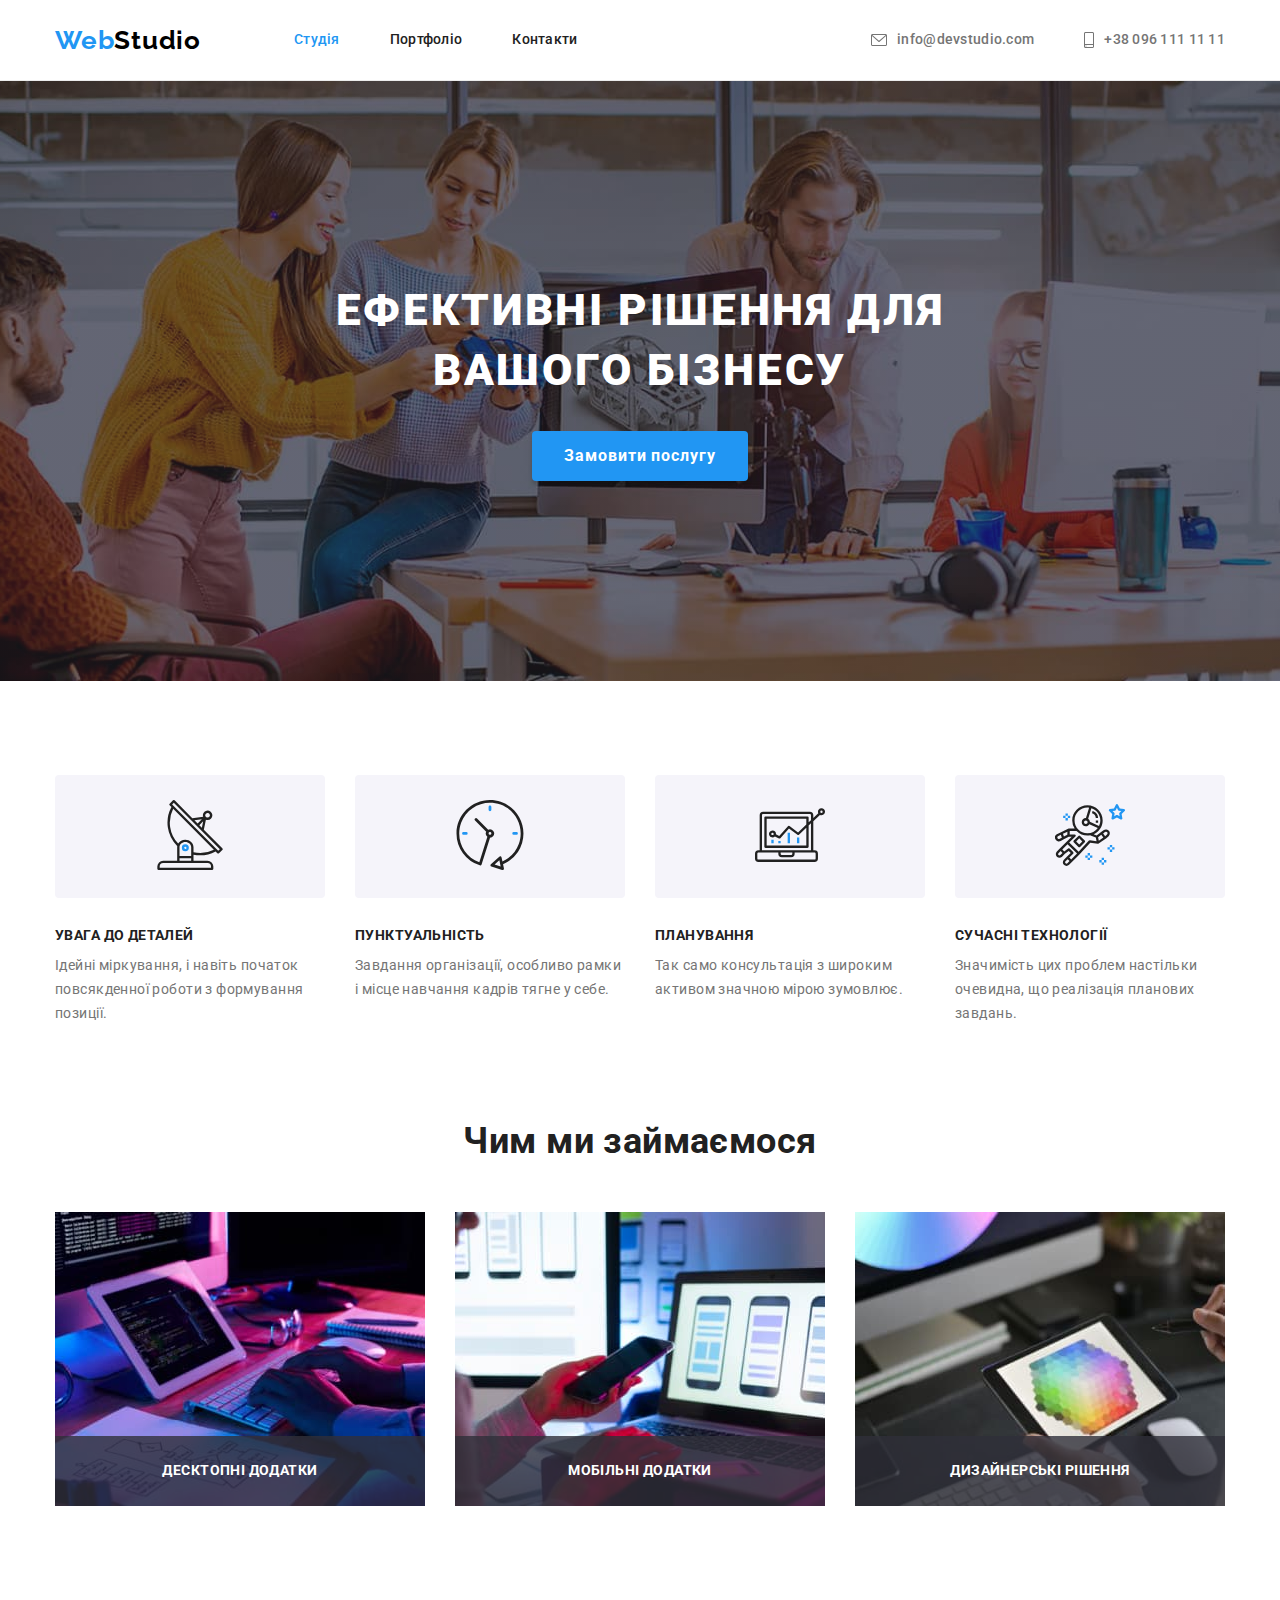
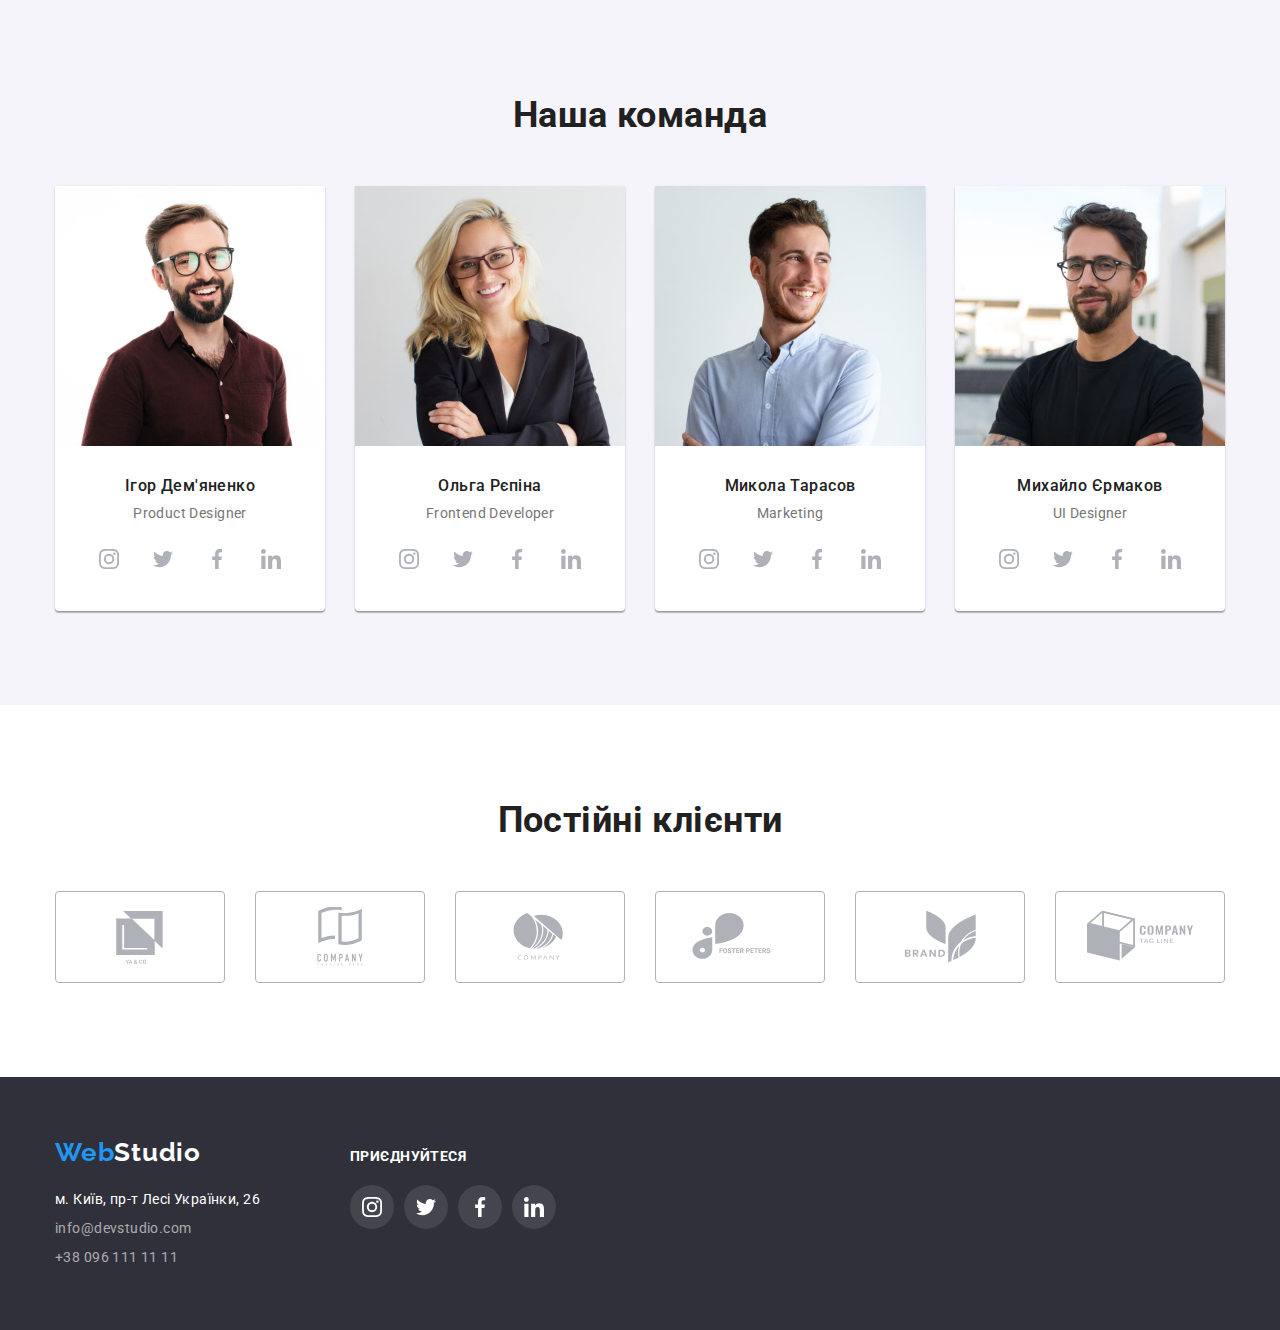
<file: index.html>
<!DOCTYPE html>
<html lang="uk">
  <head>
    <meta charset="UTF-8" />
    <meta http-equiv="X-UA-Compatible" content="IE=edge" />
    <meta name="viewport" content="width=device-width, initial-scale=1.0" />
    <link rel="preconnect" href="https://fonts.googleapis.com" />
    <link rel="preconnect" href="https://fonts.gstatic.com" crossorigin />
    <link
      href="https://fonts.googleapis.com/css2?family=Raleway:wght@700&family=Roboto:wght@400;500;700;900&display=swap"
      rel="stylesheet"
    />
    <link
      rel="stylesheet"
      href="https://cdnjs.cloudflare.com/ajax/libs/modern-normalize/1.1.0/modern-normalize.min.css"
    />
    <link rel="stylesheet" href="./css/style.css" />
    <title>WebStudio</title>
  </head>
  <body>
    <!-- Header  -->
    <header class="header line">
      <div class="container">
        <nav class="navigation">
          <a href="./index.html" class="logo link">Web<span class="logo-black">Studio</span></a>
          <ul class="menu list">
            <li class="nav-item"><a class="link current" href="./index.html">Студія</a></li>
            <li class="nav-item"><a class="link" href="./portfolio.html">Портфоліо</a></li>
            <li class="nav-item"><a class="link" href="#contacts">Контакти</a></li>
          </ul>
        </nav>
        <ul class="contacts list">
          <li>
            <a class="link" href="mailto:info@devstudio.com">
              <svg class="icon" width="16" height="12">
                <use href="./images/sprite.svg#icon-envelope"></use>
              </svg>
              info@devstudio.com
            </a>
          </li>
          <li>
            <a class="link" href="tel:+380961111111">
              <svg class="icon" width="10" height="16">
                <use href="./images/sprite.svg#icon-smartphone"></use>
              </svg>
              +38 096 111 11 11</a
            >
          </li>
        </ul>
      </div>
    </header>
    <!-- Main  -->
    <main>
      <section class="hero">
        <div class="hero-container">
          <h1 class="main-title">Ефективні рішення для вашого бізнесу</h1>
          <button class="btn-hero" type="button" data-modal-open>Замовити послугу</button>
        </div>
        <div class="backdrop is-hidden" data-modal>
          <div class="modal">
            <button class="modal-close-btn" type="button" data-modal-close>
              <svg class="icon-close" width="18" height="18">
                <use href="./images/sprite.svg#close"></use>
              </svg>
            </button>
          </div>
        </div>
      </section>
      <!-- Features  -->
      <section class="our-features section">
        <div class="container">
          <h2 class="title visually-hidden">Наші переваги</h2>
          <ul class="list">
            <li class="feature-list">
              <div class="our-features-icon">
                <svg class="icon-features">
                  <use href="./images/sprite.svg#icon-antenna"></use>
                </svg>
              </div>
              <h3 class="feature-title">Увага до деталей</h3>
              <p class="features-descr">
                Ідейні міркування, і навіть початок повсякденної роботи з формування позиції.
              </p>
            </li>
            <li class="feature-list">
              <div class="our-features-icon">
                <svg class="icon-features">
                  <use href="./images/sprite.svg#icon-clock"></use>
                </svg>
              </div>
              <h3 class="feature-title">Пунктуальність</h3>
              <p class="features-descr">
                Завдання організації, особливо рамки і місце навчання кадрів тягне у себе.
              </p>
            </li>
            <li class="feature-list">
              <div class="our-features-icon">
                <svg class="icon-features">
                  <use href="./images/sprite.svg#icon-diagram"></use>
                </svg>
              </div>
              <h3 class="feature-title">Планування</h3>
              <p class="features-descr">
                Так само консультація з широким активом значною мірою зумовлює.
              </p>
            </li>
            <li class="feature-list">
              <div class="our-features-icon">
                <svg class="icon-features">
                  <use href="./images/sprite.svg#icon-astronaut"></use>
                </svg>
              </div>
              <h3 class="feature-title">Сучасні технології</h3>
              <p class="features-descr">
                Значимість цих проблем настільки очевидна, що реалізація планових завдань.
              </p>
            </li>
          </ul>
        </div>
      </section>
      <!-- Our works  -->
      <section class="our-works section">
        <div class="container">
          <h2 class="works-title">Чим ми займаємося</h2>
          <ul class="works list">
            <li class="work-list">
              <img src="./images/work-1.jpg" alt="наша робота 1" width="370" />
              <h3 class="work-list-title">Десктопні додатки</h3>
            </li>
            <li class="work-list">
              <img src="./images/work-2.jpg" alt="наша робота 2" width="370" />
              <h3 class="work-list-title">Мобільні додатки</h3>
            </li>
            <li class="work-list">
              <img src="./images/work-3.jpg" alt="наша робота 3" width="370" />
              <h3 class="work-list-title">Дизайнерські рішення</h3>
            </li>
          </ul>
        </div>
      </section>
      <!-- Our Team -->
      <section class="team section">
        <div class="container">
          <h2 class="team-title">Наша команда</h2>
          <ul class="list">
            <li class="team-list">
              <img src="./images/photo-1.jpg" alt="Фото Ігор Дем'яненко" width="270" />
              <div class="group-team">
                <h3 class="team-name">Ігор Дем'яненко</h3>
                <p class="position">Product Designer</p>
                <ul class="social">
                  <li class="social-item">
                    <a class="social-link" href="#" aria-label="instagram">
                      <svg class="icon">
                        <use href="./images/sprite.svg#icon-instagram"></use>
                      </svg>
                    </a>
                  </li>
                  <li class="social-item">
                    <a class="social-link" href="#" aria-label="twitter">
                      <svg class="icon">
                        <use href="./images/sprite.svg#icon-twitter"></use>
                      </svg>
                    </a>
                  </li>
                  <li class="social-item">
                    <a class="social-link" href="#" aria-label="facebook">
                      <svg class="icon">
                        <use href="./images/sprite.svg#icon-facebook"></use>
                      </svg>
                    </a>
                  </li>
                  <li class="social-item">
                    <a class="social-link" href="#" aria-label="linkedin">
                      <svg class="icon">
                        <use href="./images/sprite.svg#icon-linkedin"></use>
                      </svg>
                    </a>
                  </li>
                </ul>
              </div>
            </li>
            <li class="team-list">
              <img src="./images/photo-2.jpg" alt="Фото Ольга Рєпіна" width="270" />
              <div class="group-team">
                <h3 class="team-name">Ольга Рєпіна</h3>
                <p class="position">Frontend Developer</p>
                <ul class="social">
                  <li class="social-item">
                    <a class="social-link" href="#" aria-label="instagram">
                      <svg class="icon">
                        <use href="./images/sprite.svg#icon-instagram"></use>
                      </svg>
                    </a>
                  </li>
                  <li class="social-item">
                    <a class="social-link" href="#" aria-label="twitter">
                      <svg class="icon">
                        <use href="./images/sprite.svg#icon-twitter"></use>
                      </svg>
                    </a>
                  </li>
                  <li class="social-item">
                    <a class="social-link" href="#" aria-label="facebook">
                      <svg class="icon">
                        <use href="./images/sprite.svg#icon-facebook"></use>
                      </svg>
                    </a>
                  </li>
                  <li class="social-item">
                    <a class="social-link" href="#" aria-label="linkedin">
                      <svg class="icon">
                        <use href="./images/sprite.svg#icon-linkedin"></use>
                      </svg>
                    </a>
                  </li>
                </ul>
              </div>
            </li>
            <li class="team-list">
              <img src="./images/photo-3.jpg" alt="Фото Микола Тарасов" width="270" />
              <div class="group-team">
                <h3 class="team-name">Микола Тарасов</h3>
                <p class="position">Marketing</p>
                <ul class="social">
                  <li class="social-item">
                    <a class="social-link" href="#" aria-label="instagram">
                      <svg class="icon">
                        <use href="./images/sprite.svg#icon-instagram"></use>
                      </svg>
                    </a>
                  </li>
                  <li class="social-item">
                    <a class="social-link" href="#" aria-label="twitter">
                      <svg class="icon">
                        <use href="./images/sprite.svg#icon-twitter"></use>
                      </svg>
                    </a>
                  </li>
                  <li class="social-item">
                    <a class="social-link" href="#" aria-label="facebook">
                      <svg class="icon">
                        <use href="./images/sprite.svg#icon-facebook"></use>
                      </svg>
                    </a>
                  </li>
                  <li class="social-item">
                    <a class="social-link" href="#" aria-label="linkedin">
                      <svg class="icon">
                        <use href="./images/sprite.svg#icon-linkedin"></use>
                      </svg>
                    </a>
                  </li>
                </ul>
              </div>
            </li>
            <li class="team-list">
              <img src="./images/photo-4.jpg" alt="Фото Михайло Єрмаков" width="270" />
              <div class="group-team">
                <h3 class="team-name">Михайло Єрмаков</h3>
                <p class="position">UI Designer</p>
                <ul class="social">
                  <li class="social-item">
                    <a class="social-link" href="#" aria-label="instagram">
                      <svg class="icon">
                        <use href="./images/sprite.svg#icon-instagram"></use>
                      </svg>
                    </a>
                  </li>
                  <li class="social-item">
                    <a class="social-link" href="#" aria-label="twitter">
                      <svg class="icon">
                        <use href="./images/sprite.svg#icon-twitter"></use>
                      </svg>
                    </a>
                  </li>
                  <li class="social-item">
                    <a class="social-link" href="#" aria-label="facebook">
                      <svg class="icon">
                        <use href="./images/sprite.svg#icon-facebook"></use>
                      </svg>
                    </a>
                  </li>
                  <li class="social-item">
                    <a class="social-link" href="#" aria-label="linkedin">
                      <svg class="icon">
                        <use href="./images/sprite.svg#icon-linkedin"></use>
                      </svg>
                    </a>
                  </li>
                </ul>
              </div>
            </li>
          </ul>
        </div>
      </section>
      <section class="clients section">
        <div class="container">
          <h2 class="client-title">Постійні клієнти</h2>
          <ul class="clients-list">
            <li class="clients-item">
              <a class="clients-link" href="#">
                <svg class="icon">
                  <use href="./images/sprite.svg#icon-yaco"></use>
                </svg>
              </a>
            </li>
            <li class="clients-item">
              <a class="clients-link" href="#">
                <svg class="icon">
                  <use href="./images/sprite.svg#icon-tagline"></use>
                </svg>
              </a>
            </li>
            <li class="clients-item">
              <a class="clients-link" href="#">
                <svg class="icon">
                  <use href="./images/sprite.svg#icon-company"></use>
                </svg>
              </a>
            </li>
            <li class="clients-item">
              <a class="clients-link" href="#">
                <svg class="icon">
                  <use href="./images/sprite.svg#icon-foster"></use>
                </svg>
              </a>
            </li>
            <li class="clients-item">
              <a class="clients-link" href="#">
                <svg class="icon">
                  <use href="./images/sprite.svg#icon-brand"></use>
                </svg>
              </a>
            </li>
            <li class="clients-item">
              <a class="clients-link" href="#">
                <svg class="icon">
                  <use href="./images/sprite.svg#icon-ctagline"></use>
                </svg>
              </a>
            </li>
          </ul>
        </div>
      </section>
    </main>
    <footer id="contacts" class="footer">
      <div class="container">
        <div class="adresse">
          <a href="index.html" class="logo link">Web<span class="logo-white">Studio</span></a>
          <address class="our-address">
            <ul class="address-list list">
              <li class="address-item">
                <a
                  class="link adress-street"
                  href="https://goo.gl/maps/CPtrU1FHBa2aNyZL9"
                  target="_blank"
                  rel="noopener noreferrer nofollow"
                  >м. Київ, пр-т Лесі Українки, 26</a
                >
              </li>
              <li class="address-item">
                <a class="link" href="mailto:info@devstudio.com">info@devstudio.com</a>
              </li>
              <li class="address-item">
                <a class="link" href="tel:+380961111111">+38 096 111 11 11</a>
              </li>
            </ul>
          </address>
        </div>
        <div class="social-subscribes">
          <p class="subscribe-title">Приєднуйтеся</p>
          <ul class="social">
            <li class="social-item">
              <a class="social-link" href="#" aria-label="instagram">
                <svg class="icon">
                  <use href="./images/sprite.svg#icon-instagram"></use>
                </svg>
              </a>
            </li>
            <li class="social-item">
              <a class="social-link" href="#" aria-label="twitter">
                <svg class="icon">
                  <use href="./images/sprite.svg#icon-twitter"></use>
                </svg>
              </a>
            </li>
            <li class="social-item">
              <a class="social-link" href="#" aria-label="facebook">
                <svg class="icon">
                  <use href="./images/sprite.svg#icon-facebook"></use>
                </svg>
              </a>
            </li>
            <li class="social-item">
              <a class="social-link" href="#" aria-label="linkedin">
                <svg class="icon">
                  <use href="./images/sprite.svg#icon-linkedin"></use>
                </svg>
              </a>
            </li>
          </ul>
        </div>
      </div>
    </footer>
    <script src="./js/modal.js"></script>
  </body>
</html>
</file>
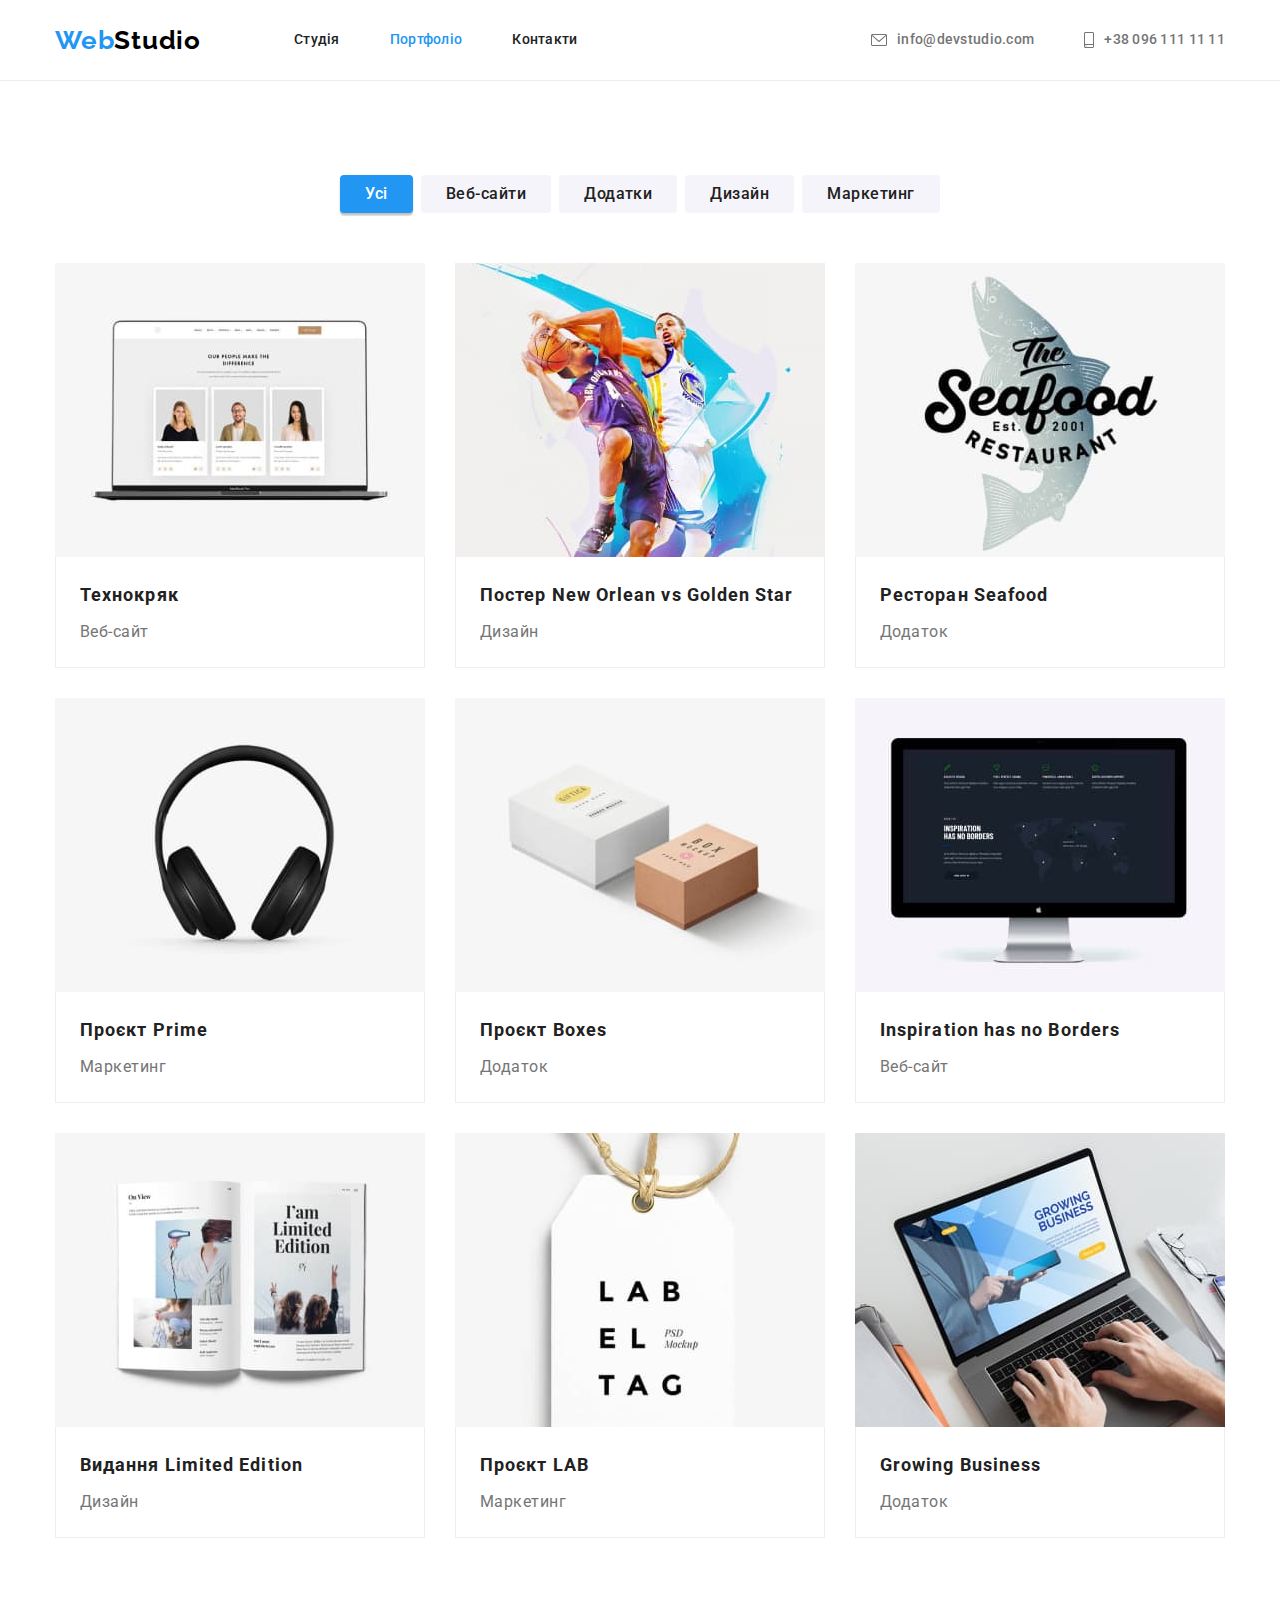
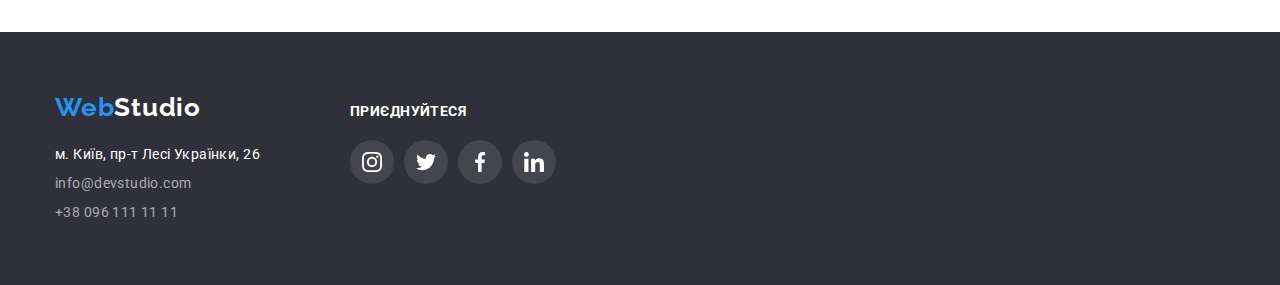
<file: portfolio.html>
<!DOCTYPE html>
<html lang="uk">
  <head>
    <meta charset="UTF-8" />
    <meta http-equiv="X-UA-Compatible" content="IE=edge" />
    <meta name="viewport" content="width=device-width, initial-scale=1.0" />
    <link rel="preconnect" href="https://fonts.googleapis.com" />
    <link rel="preconnect" href="https://fonts.gstatic.com" crossorigin />
    <link
      href="https://fonts.googleapis.com/css2?family=Raleway:wght@700&family=Roboto:wght@400;500;700;900&display=swap"
      rel="stylesheet"
    />
    <link
      rel="stylesheet"
      href="https://cdnjs.cloudflare.com/ajax/libs/modern-normalize/1.1.0/modern-normalize.min.css"
    />
    <link rel="stylesheet" href="./css/style.css" />
    <title>WebStudio</title>
  </head>
  <body>
    <!-- Header  -->
    <header class="header line">
      <div class="container">
        <nav class="navigation">
          <a href="./index.html" class="logo link">Web<span class="logo-black">Studio</span></a>
          <ul class="menu list">
            <li class="nav-item"><a class="link" href="./index.html">Студія</a></li>
            <li class="nav-item"><a class="link current" href="./portfolio.html">Портфоліо</a></li>
            <li class="nav-item"><a class="link" href="#contacts">Контакти</a></li>
          </ul>
        </nav>
        <ul class="contacts list">
          <li>
            <a class="link" href="mailto:info@devstudio.com">
              <svg class="icon" width="16" height="12">
                <use href="./images/sprite.svg#icon-envelope"></use>
              </svg>
              info@devstudio.com
            </a>
          </li>
          <li>
            <a class="link" href="tel:+380961111111">
              <svg class="icon" width="10" height="16">
                <use href="./images/sprite.svg#icon-smartphone"></use>
              </svg>
              +38 096 111 11 11</a
            >
          </li>
        </ul>
      </div>
    </header>
    <!-- Main  -->
    <main>
      <section class="our-projects section">
        <div class="container">
          <h1 class="visually-hidden">Наші проекти</h1>
          <ul class="projects-filter list">
            <li class="filter-list">
              <button class="btn-filter current" type="button">Усі</button>
            </li>
            <li class="filter-list"><button class="btn-filter" type="button">Веб-сайти</button></li>
            <li class="filter-list"><button class="btn-filter" type="button">Додатки</button></li>
            <li class="filter-list"><button class="btn-filter" type="button">Дизайн</button></li>
            <li class="filter-list"><button class="btn-filter" type="button">Маркетинг</button></li>
          </ul>
          <ul class="projects list">
            <li class="projects-list">
              <a class="link" href="#">
                <div class="project-list-thumb">
                  <img src="./images/tecno.jpg" alt="технокряк" width="370" />
                  <p class="project-list-description">
                    Ресурс пропонує комплексні пропозиції з різним рівнем функціоналу та сервісів.
                    Все це дозволить відвідувачу отримати вичерпні відомості про компанію чи
                    приватну особу.
                  </p>
                </div>
                <div class="group-name">
                  <h2 class="project-title">Технокряк</h2>
                  <p class="project-name">Веб-сайт</p>
                </div>
              </a>
            </li>
            <li class="projects-list">
              <a class="link" href="#">
                <div class="project-list-thumb">
                  <img src="./images/poster.jpg" alt="постер" width="370" />
                  <p class="project-list-description">
                    Ресурс пропонує комплексні пропозиції з різним рівнем функціоналу та сервісів.
                    Все це дозволить відвідувачу отримати вичерпні відомості про компанію чи
                    приватну особу.
                  </p>
                </div>
                <div class="group-name">
                  <h2 class="project-title">Постер New Orlean vs Golden Star</h2>
                  <p class="project-name">Дизайн</p>
                </div>
              </a>
            </li>
            <li class="projects-list">
              <a class="link" href="#">
                <div class="project-list-thumb">
                  <img src="./images/seafood.jpg" alt="ресторан" width="370" />
                  <p class="project-list-description">
                    Ресурс пропонує комплексні пропозиції з різним рівнем функціоналу та сервісів.
                    Все це дозволить відвідувачу отримати вичерпні відомості про компанію чи
                    приватну особу.
                  </p>
                </div>
                <div class="group-name">
                  <h2 class="project-title">Ресторан Seafood</h2>
                  <p class="project-name">Додаток</p>
                </div>
              </a>
            </li>
            <li class="projects-list">
              <a class="link" href="#">
                <div class="project-list-thumb">
                  <img src="./images/prime.jpg" alt="Проєкт Prime" width="370" />
                  <p class="project-list-description">
                    Ресурс пропонує комплексні пропозиції з різним рівнем функціоналу та сервісів.
                    Все це дозволить відвідувачу отримати вичерпні відомості про компанію чи
                    приватну особу.
                  </p>
                </div>
                <div class="group-name">
                  <h2 class="project-title">Проєкт Prime</h2>
                  <p class="project-name">Маркетинг</p>
                </div>
              </a>
            </li>
            <li class="projects-list">
              <a class="link" href="#">
                <div class="project-list-thumb">
                  <img src="./images/boxes.jpg" alt="Проєкт Boxes" width="370" />
                  <p class="project-list-description">
                    Ресурс пропонує комплексні пропозиції з різним рівнем функціоналу та сервісів.
                    Все це дозволить відвідувачу отримати вичерпні відомості про компанію чи
                    приватну особу.
                  </p>
                </div>
                <div class="group-name">
                  <h2 class="project-title">Проєкт Boxes</h2>
                  <p class="project-name">Додаток</p>
                </div>
              </a>
            </li>
            <li class="projects-list">
              <a class="link" href="#">
                <div class="project-list-thumb">
                  <img
                    src="./images/inspiration.jpg"
                    alt="Inspiration has no Borders"
                    width="370"
                  />
                  <p class="project-list-description">
                    Ресурс пропонує комплексні пропозиції з різним рівнем функціоналу та сервісів.
                    Все це дозволить відвідувачу отримати вичерпні відомості про компанію чи
                    приватну особу.
                  </p>
                </div>
                <div class="group-name">
                  <h2 class="project-title">Inspiration has no Borders</h2>
                  <p class="project-name">Веб-сайт</p>
                </div>
              </a>
            </li>
            <li class="projects-list">
              <a class="link" href="#">
                <div class="project-list-thumb">
                  <img src="./images/publish.jpg" alt="Видання Limited Edition" width="370" />
                  <p class="project-list-description">
                    Ресурс пропонує комплексні пропозиції з різним рівнем функціоналу та сервісів.
                    Все це дозволить відвідувачу отримати вичерпні відомості про компанію чи
                    приватну особу.
                  </p>
                </div>
                <div class="group-name">
                  <h2 class="project-title">Видання Limited Edition</h2>
                  <p class="project-name">Дизайн</p>
                </div>
              </a>
            </li>
            <li class="projects-list">
              <a class="link" href="#">
                <div class="project-list-thumb">
                  <img src="./images/lab.jpg" alt="Проєкт LAB" width="370" />
                  <p class="project-list-description">
                    Ресурс пропонує комплексні пропозиції з різним рівнем функціоналу та сервісів.
                    Все це дозволить відвідувачу отримати вичерпні відомості про компанію чи
                    приватну особу.
                  </p>
                </div>
                <div class="group-name">
                  <h2 class="project-title">Проєкт LAB</h2>
                  <p class="project-name">Маркетинг</p>
                </div>
              </a>
            </li>
            <li class="projects-list">
              <a class="link" href="#">
                <div class="project-list-thumb">
                  <img src="./images/business.jpg" alt="Growing Business" width="370" />
                  <p class="project-list-description">
                    Ресурс пропонує комплексні пропозиції з різним рівнем функціоналу та сервісів.
                    Все це дозволить відвідувачу отримати вичерпні відомості про компанію чи
                    приватну особу.
                  </p>
                </div>
                <div class="group-name">
                  <h2 class="project-title">Growing Business</h2>
                  <p class="project-name">Додаток</p>
                </div>
              </a>
            </li>
          </ul>
        </div>
      </section>
    </main>
    <footer id="contacts" class="footer">
      <div class="container">
        <div class="adresse">
          <a href="index.html" class="logo link">Web<span class="logo-white">Studio</span></a>
          <address class="our-address">
            <ul class="address-list list">
              <li class="address-item">
                <a
                  class="link adress-street"
                  href="https://goo.gl/maps/CPtrU1FHBa2aNyZL9"
                  target="_blank"
                  rel="noopener noreferrer nofollow"
                  >м. Київ, пр-т Лесі Українки, 26</a
                >
              </li>
              <li class="address-item">
                <a class="link" href="mailto:info@devstudio.com">info@devstudio.com</a>
              </li>
              <li class="address-item">
                <a class="link" href="tel:+380961111111">+38 096 111 11 11</a>
              </li>
            </ul>
          </address>
        </div>
        <div class="social-subscribes">
          <p class="subscribe-title">Приєднуйтеся</p>
          <ul class="social">
            <li class="social-item">
              <a class="social-link" href="#" aria-label="instagram">
                <svg class="icon">
                  <use href="./images/sprite.svg#icon-instagram"></use>
                </svg>
              </a>
            </li>
            <li class="social-item">
              <a class="social-link" href="#" aria-label="twitter">
                <svg class="icon">
                  <use href="./images/sprite.svg#icon-twitter"></use>
                </svg>
              </a>
            </li>
            <li class="social-item">
              <a class="social-link" href="#" aria-label="facebook">
                <svg class="icon">
                  <use href="./images/sprite.svg#icon-facebook"></use>
                </svg>
              </a>
            </li>
            <li class="social-item">
              <a class="social-link" href="#" aria-label="linkedin">
                <svg class="icon">
                  <use href="./images/sprite.svg#icon-linkedin"></use>
                </svg>
              </a>
            </li>
          </ul>
        </div>
      </div>
    </footer>
    <script src="./js/modal.js"></script>
  </body>
</html>
</file>
<file: css/style.css>
:root {
  --primary-color: #2196f3;
  --main-text-color: #212121;
  --text-color: #757575;
  --bg-color-1: #2f303a;
  --bg-color-2: #f5f4fa;
  --secondary-color: #188ce8;
  --icon-color: #afb1b8;
}
*,
*::before,
*::after {
  box-sizing: border-box;
}
body {
  font-family: 'Roboto', sans-serif;
  font-size: 14px;
  letter-spacing: 0.03em;
  color: var(--main-text-color);

  margin: 0;
}
/* ----------Reset CSS---------- */
a {
  text-decoration: none;
  color: inherit;
}

p,
h1,
h2,
h3,
h4,
h5,
h6 {
  margin: 0;
}

button {
  cursor: pointer;
  display: inline-block;
}

ul,
ol {
  list-style: none;
  margin: 0;
  padding: 0;
}

img {
  display: block;
  max-width: 100%;
  height: auto;
}
/* ------Visually hidden dtyle------- */
.visually-hidden {
  position: absolute;
  white-space: nowrap;
  width: 1px;
  height: 1px;
  overflow: hidden;
  border: 0;
  padding: 0;
  clip: rect(0, 0, 0, 0);
  clip-path: inset(50%);
  margin: -1px;
}
/* -------Overall styles--------- */
.list {
  list-style: none;
}
.link {
  color: inherit;
  text-decoration: none;
}
.container {
  max-width: 1200px;
  padding-left: 15px;
  padding-right: 15px;
  margin: 0 auto;
}
.section {
  padding-top: 94px;
  padding-bottom: 94px;
}
/* -----------Logo style---------- */
.logo {
  font-family: 'Raleway', sans-serif;
  font-size: 26px;
  font-weight: 700;
  line-height: 1.19;
  letter-spacing: 0.03em;
  color: var(--primary-color);
}
.logo-black {
  color: #000;
}
.logo-white {
  color: #fff;
}
/* -------Header style------- */
.line {
  border-bottom: 1px solid #ececec;
}
.header .container,
.navigation,
.contacts,
.menu {
  display: flex;
  align-items: center;
}
.menu .nav-item + .nav-item,
.contacts li + li {
  margin-left: 50px;
}
.menu {
  margin-left: 93px;
}
.menu .link {
  display: inline-block;
  padding-top: 32px;
  padding-bottom: 32px;

  position: relative;
}
.menu .link::after {
  content: '';
  display: block;
  background-color: var(--primary-color);
  width: 100%;
  height: 4px;
  border-radius: 2px;

  position: absolute;
  left: 0;
  bottom: -1px;
  transform: scaleX(0);
  transition: transform 250ms cubic-bezier(0.4, 0, 0.2, 1);
}
.menu .link,
.contacts .link,
.address-list .link {
  transition: color 250ms cubic-bezier(0.4, 0, 0.2, 1);
}
.menu .link:hover,
.menu .link:focus,
.contacts .link:hover,
.contacts .link:focus,
.address-list .link:hover,
.address-list .link:focus {
  color: var(--primary-color);
}
.menu .link:hover::after,
.menu .link:focus::after {
  transform: scaleX(1);
}
.contacts {
  margin-left: auto;
}
/* ------Navigation style--------- */
.navigation,
.contacts {
  font-weight: 500;
  line-height: 1.14;
  letter-spacing: 0.02em;
}
.link.current {
  color: var(--primary-color);
}
.contacts .link {
  color: var(--text-color);
  display: flex;
  align-items: center;
  gap: 10px;
}
.icon {
  fill: currentColor;
}
/* ---------Hero style----------- */
.hero {
  background-color: var(--bg-color-1);
  text-align: center;
}
.hero-container {
  max-width: 1600px;
  padding: 200px 0;
  margin: 0 auto;
  background-image: linear-gradient(rgba(47, 48, 58, 0.4), rgba(47, 48, 58, 0.4)),
    url(../images/hero.jpg);
  background-position: center;
  background-repeat: no-repeat;
  background-size: cover;
}
.main-title {
  font-weight: 900;
  font-size: 44px;
  line-height: 1.36;
  letter-spacing: 0.06em;
  text-transform: uppercase;
  color: #fff;

  margin-bottom: 30px;
  margin-left: auto;
  margin-right: auto;
  max-width: 696px;
}
.btn-hero {
  font-family: inherit;
  font-weight: 700;
  font-size: 16px;
  line-height: 1.88;
  letter-spacing: 0.06em;
  color: #fff;
  background-color: var(--primary-color);
  box-shadow: 0px 4px 4px rgba(0, 0, 0, 0.15);
  border-radius: 4px;
  border: none;

  min-width: 216px;
  padding: 10px 10px;

  transition: background-color 250ms cubic-bezier(0.4, 0, 0.2, 1);
}
.btn-hero:hover,
.btn-hero:focus {
  background: var(--secondary-color);
}
/* ---------Our features style----------- */
.feature-title {
  font-size: 14px;
  font-weight: 700;
  line-height: 1.14;
  text-transform: uppercase;

  margin-bottom: 10px;
}
.features-descr {
  line-height: 1.71;
  color: var(--text-color);
}
.our-features.section {
  padding-bottom: 0;
}
.our-features .list {
  display: flex;
  gap: 30px;
}
.feature-list {
  flex-basis: calc((100% - 90px) / 4);
}
.our-features-icon {
  background-color: #f5f4fa;
  padding: 25px 0;
  margin-bottom: 30px;
  border-radius: 4px;
  text-align: center;
}
.icon-features {
  width: 70px;
  height: 70px;
}
/* ---------our works&our team style--------- */
.team {
  background-color: var(--bg-color-2);
}
.works-title,
.team-title,
.client-title {
  text-align: center;
  margin-bottom: 50px;
  font-size: 36px;
  line-height: 1.17;
}
.work-list-title {
  color: #fff;
  font-size: 14px;
  line-height: 1.14;
  text-align: center;
  letter-spacing: 0.03em;
  text-transform: uppercase;
  padding: 27px 0;
  background: rgba(47, 48, 58, 0.8);
  position: absolute;
  bottom: 0;
  left: 0;
  width: 100%;
}
.works,
.team .list {
  display: flex;
  gap: 30px;
}
.work-list {
  flex-basis: calc((100% - 60px) / 3);
  position: relative;
}
.team-name {
  font-size: 16px;
  line-height: 1.19;

  margin-bottom: 10px;
}
.team-list {
  flex-basis: calc((100% - 90px) / 4);
  background-color: #fff;
  box-shadow: 0px 1px 3px rgba(0, 0, 0, 0.12), 0px 1px 1px rgba(0, 0, 0, 0.14),
    0px 2px 1px rgba(0, 0, 0, 0.2);
  border-radius: 0px 0px 4px 4px;
}
.team-name {
  font-weight: 500;
}
.position {
  color: var(--text-color);
  margin-bottom: 16px;
}
.group-team {
  padding: 30px 32px;
  text-align: center;
}
/* --------social link style------ */
.social {
  display: flex;
  gap: 10px;
}
.social-item {
  width: 44px;
  height: 44px;
}
.social-link {
  display: flex;
  align-items: center;
  width: 100%;
  height: 100%;
  border-radius: 50%;
  color: var(--icon-color);
  transition: background-color 250ms cubic-bezier(0.4, 0, 0.2, 1),
    color 250ms cubic-bezier(0.4, 0, 0.2, 1);
}
.social .icon {
  width: 20px;
  height: 20px;
  margin: 0 auto;
}
.footer .social-link {
  background-color: rgba(255, 255, 255, 0.1);
  color: #fff;
  transition: background-color 250ms cubic-bezier(0.4, 0, 0.2, 1);
}
.social-link:hover,
.social-link:focus {
  color: #fff;
  background-color: var(--primary-color);
}
.footer .social-link:hover,
.footer .social-link:focus {
  background-color: var(--primary-color);
}
/* ----------Client style--------- */
.clients .icon {
  width: 106px;
  height: 60px;
  margin: 0 auto;
}
.clients-list {
  display: flex;
  gap: 30px;
  color: var(--icon-color);
}
.clients-item {
  width: calc((100% - 150px) / 6);
}
.clients-link {
  display: flex;
  border: 1px solid var(--icon-color);
  border-radius: 4px;
  align-content: center;
  padding: 15px 0;
  transition: color 250ms cubic-bezier(0.4, 0, 0.2, 1),
    border-color 250ms cubic-bezier(0.4, 0, 0.2, 1);
}
.clients-link:hover,
.clients-link:focus {
  border-color: var(--primary-color);
  color: var(--primary-color);
}
/* -----------our projects style---------- */
.projects-filter {
  display: flex;
  justify-content: center;
  gap: 8px;
  margin-bottom: 50px;
}
.projects {
  display: flex;
  flex-wrap: wrap;
  gap: 30px;
}
.btn-filter {
  font-family: inherit;
  font-weight: 500;
  font-size: 16px;
  line-height: 1.63;
  letter-spacing: 0.03em;
  color: var(--main-text-color);
  background: var(--bg-color-2);
  border-radius: 4px;
  border: none;

  padding: 6px 25px;

  transition: color 250ms cubic-bezier(0.4, 0, 0.2, 1),
    background-color 250ms cubic-bezier(0.4, 0, 0.2, 1),
    box-shadow 250ms cubic-bezier(0.4, 0, 0.2, 1);
}
.btn-filter.current,
.btn-filter:hover,
.btn-filter:focus {
  color: #fff;
  background-color: var(--primary-color);
  box-shadow: 0px 3px 1px rgba(0, 0, 0, 0.1), 0px 1px 2px rgba(0, 0, 0, 0.08),
    0px 2px 2px rgba(0, 0, 0, 0.12);
}
.group-name {
  padding: 20px 24px;
  border: 1px solid #eee;
  border-top: none;
}
.project-title {
  font-weight: 700;
  font-size: 18px;
  line-height: 2;
  letter-spacing: 0.06em;
  margin-bottom: 4px;
}
.project-name {
  font-size: 16px;
  line-height: 30px;
  letter-spacing: 0.03em;
  color: var(--text-color);
}
.project-list-thumb {
  position: relative;
  overflow: hidden;
}
.project-list-description {
  display: flex;
  align-items: center;
  font-size: 18px;
  line-height: 1.56;
  letter-spacing: 0.03em;
  color: #ffffff;
  padding: 0 24px;
  background-color: rgba(33, 150, 243, 0.9);
  width: 100%;
  height: 100%;
  position: absolute;
  left: 0;
  top: 0;
  transform: translateY(101%);
  transition: transform 250ms cubic-bezier(0.4, 0, 0.2, 1);
}
.projects-list {
  flex-basis: calc((100% - 60px) / 3);
}
.our-projects .link {
  display: block;
  transition: box-shadow 250ms cubic-bezier(0.4, 0, 0.2, 1);
}
.our-projects .link:hover,
.our-projects .link:focus {
  box-shadow: 0px 1px 1px rgba(0, 0, 0, 0.12), 0px 4px 4px rgba(0, 0, 0, 0.06),
    1px 4px 6px rgba(0, 0, 0, 0.16);
}
.our-projects .link:hover .project-list-description,
.our-projects .link:focus .project-list-description {
  transform: translateY(0);
}
/* ---------Footer style--------- */
.footer {
  background-color: var(--bg-color-1);
  color: #fff;
}
.our-address {
  font-style: inherit;
  line-height: 1.71;
}
.our-address .link {
  color: rgba(255, 255, 255, 0.6);
}
.link.adress-street {
  color: #fff;
}
.footer {
  padding-top: 60px;
  padding-bottom: 60px;
}
.footer .logo {
  display: inline-block;
  margin-bottom: 20px;
}
.address-item + .address-item {
  margin-top: 5px;
}
.footer .container {
  display: flex;
  align-items: baseline;
}
.social-subscribes {
  margin-left: 90px;
}
.subscribe-title {
  font-size: 14px;
  font-weight: 700;
  line-height: 1.14;
  text-transform: uppercase;
  margin-bottom: 20px;
}
/* --------Modal style----- */
.backdrop {
  align-items: center;
  display: flex;
  justify-content: center;
  position: fixed;
  top: 0;
  right: 0;
  bottom: 0;
  left: 0;
  background-color: rgba(0, 0, 0, 0.2);
  z-index: 99;
  opacity: 1;
  transition: opacity 250ms cubic-bezier(0.4, 0, 0.2, 1),
    visibility 250ms cubic-bezier(0.4, 0, 0.2, 1);
}
.is-hidden {
  opacity: 0;
  pointer-events: none;
  visibility: hidden;
}
.is-hidden .modal {
  transform: scale(0);
}
.modal {
  width: 530px;
  height: 580px;
  background-color: #fff;
  position: relative;
  box-shadow: 0px 1px 3px rgba(0, 0, 0, 0.12), 0px 1px 1px rgba(0, 0, 0, 0.14),
    0px 2px 1px rgba(0, 0, 0, 0.2);
  border-radius: 4px;

  transform: scale(1);
  transition: transform 500ms cubic-bezier(0.4, 0, 0.2, 1);
}
.modal-close-btn {
  display: flex;
  justify-content: center;
  align-items: center;
  background-color: #fff;
  width: 30px;
  height: 30px;
  border-radius: 50%;
  border: 1px solid rgba(0, 0, 0, 0.1);
  position: absolute;
  top: 8px;
  right: 8px;
}
</file>
